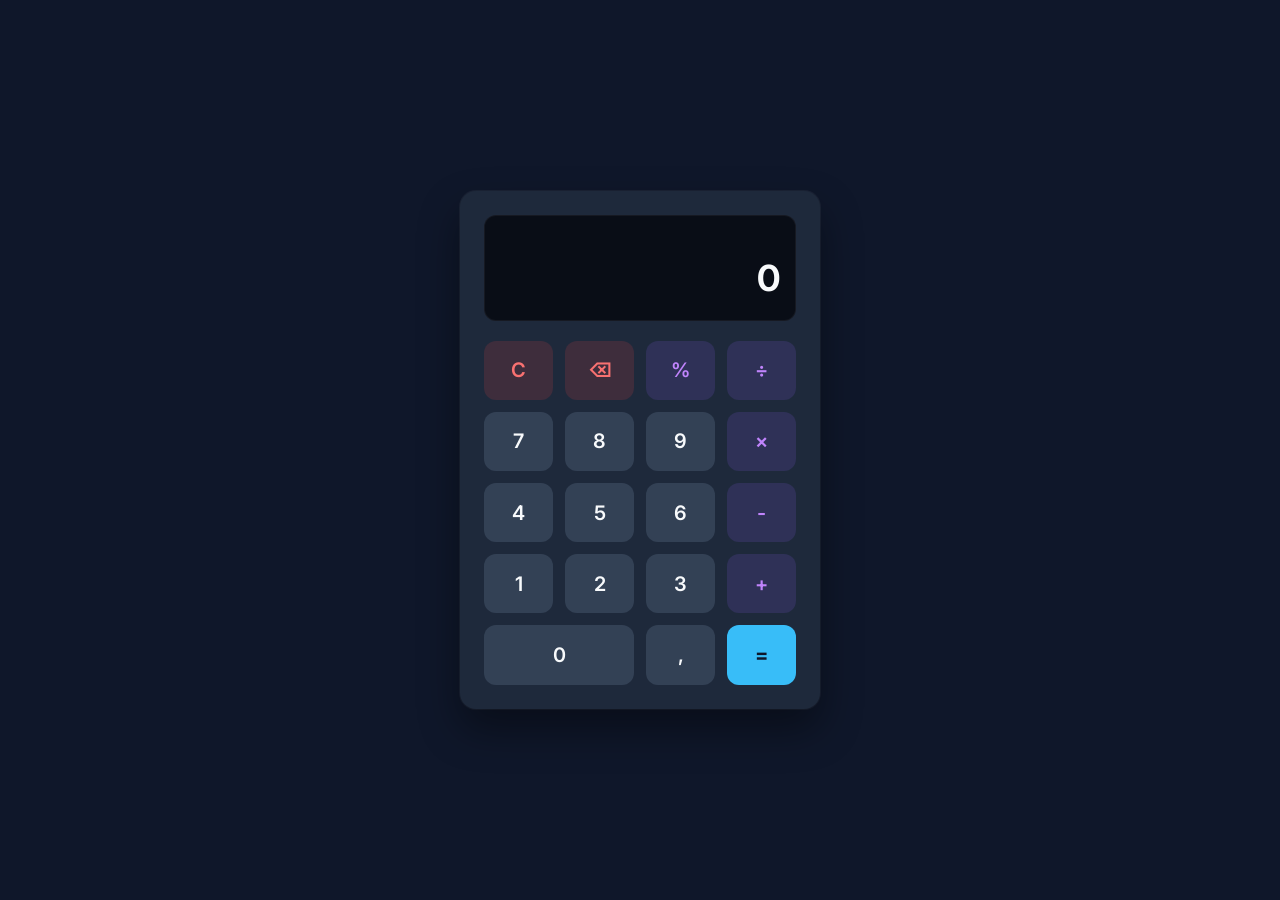
<file: index.html>
<!DOCTYPE html>
<html lang="pt-BR">
<head>
    <meta charset="UTF-8">
    <meta name="viewport" content="width=device-width, initial-scale=1.0">
    <title>Calculadora Web | Hillary Alcântara</title>
    <link rel="stylesheet" href="style.css">
    <!-- Fonte moderna do Google Fonts -->
    <link rel="preconnect" href="https://fonts.googleapis.com">
    <link rel="preconnect" href="https://fonts.gstatic.com" crossorigin>
    <link href="https://fonts.googleapis.com/css2?family=Inter:wght@400;500;600;700&display=swap" rel="stylesheet">
</head>
<body>

    <main class="calculator-container">
        <!-- Tela de Exibição (Display) -->
        <div class="display">
            <div class="previous-operand" id="previous-operand"></div>
            <div class="current-operand" id="current-operand">0</div>
        </div>

        <!-- Teclado Numérico e Operações (Grid) -->
        <div class="buttons-grid">
            <!-- Linha 1 -->
            <button class="btn btn-action" data-action="clear" aria-label="Limpar tudo">C</button>
            <button class="btn btn-action" data-action="delete" aria-label="Apagar último caractere">⌫</button>
            <button class="btn btn-operator" data-operator="%" aria-label="Porcentagem">%</button>
            <button class="btn btn-operator" data-operator="÷" aria-label="Divisão">÷</button>

            <!-- Linha 2 -->
            <button class="btn btn-number" data-number="7">7</button>
            <button class="btn btn-number" data-number="8">8</button>
            <button class="btn btn-number" data-number="9">9</button>
            <button class="btn btn-operator" data-operator="×" aria-label="Multiplicação">×</button>

            <!-- Linha 3 -->
            <button class="btn btn-number" data-number="4">4</button>
            <button class="btn btn-number" data-number="5">5</button>
            <button class="btn btn-number" data-number="6">6</button>
            <button class="btn btn-operator" data-operator="-" aria-label="Subtração">-</button>

            <!-- Linha 4 -->
            <button class="btn btn-number" data-number="1">1</button>
            <button class="btn btn-number" data-number="2">2</button>
            <button class="btn btn-number" data-number="3">3</button>
            <button class="btn btn-operator" data-operator="+" aria-label="Adição">+</button>

            <!-- Linha 5 -->
            <button class="btn btn-number span-two" data-number="0">0</button>
            <button class="btn btn-number" data-number="." aria-label="Ponto decimal">,</button>
            <button class="btn btn-equals" data-action="calculate" aria-label="Calcular resultado">=</button>
        </div>
    </main>

    <script src="script.js"></script>
</body>
</html>
</file>
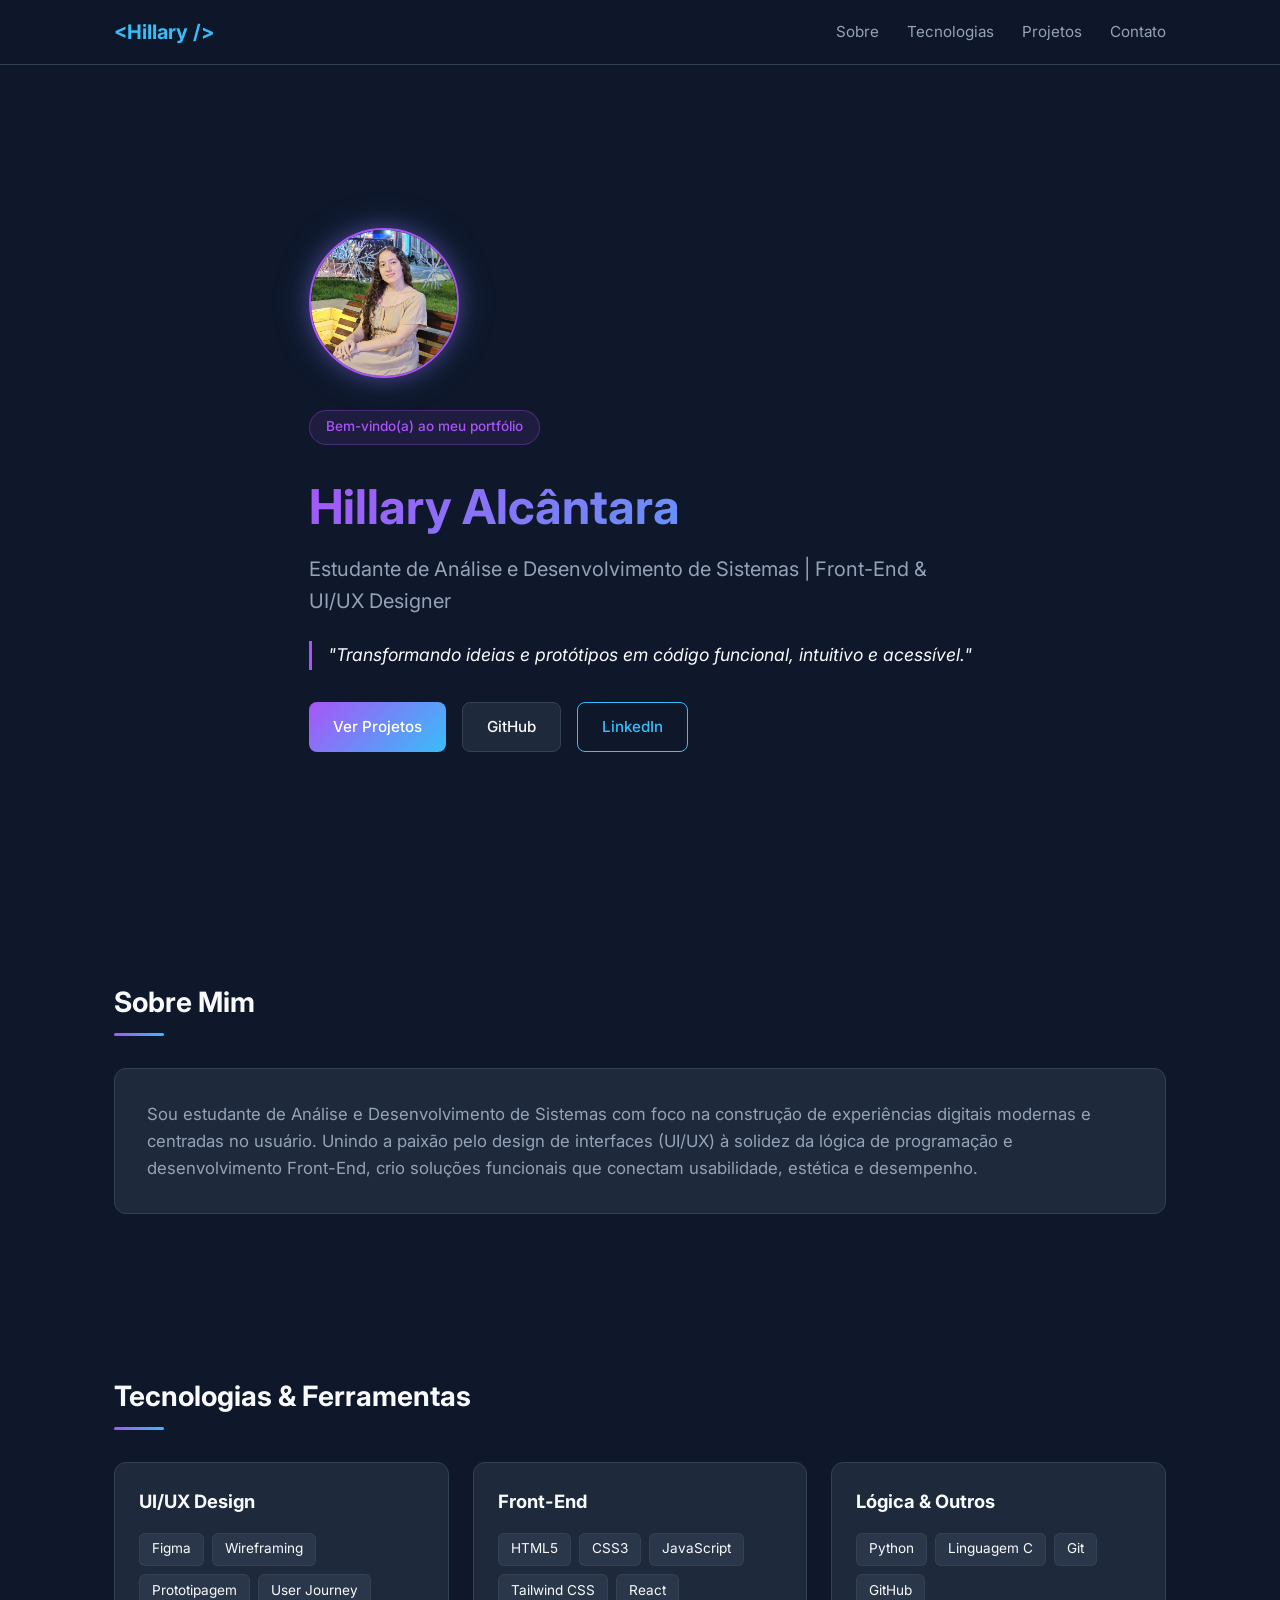
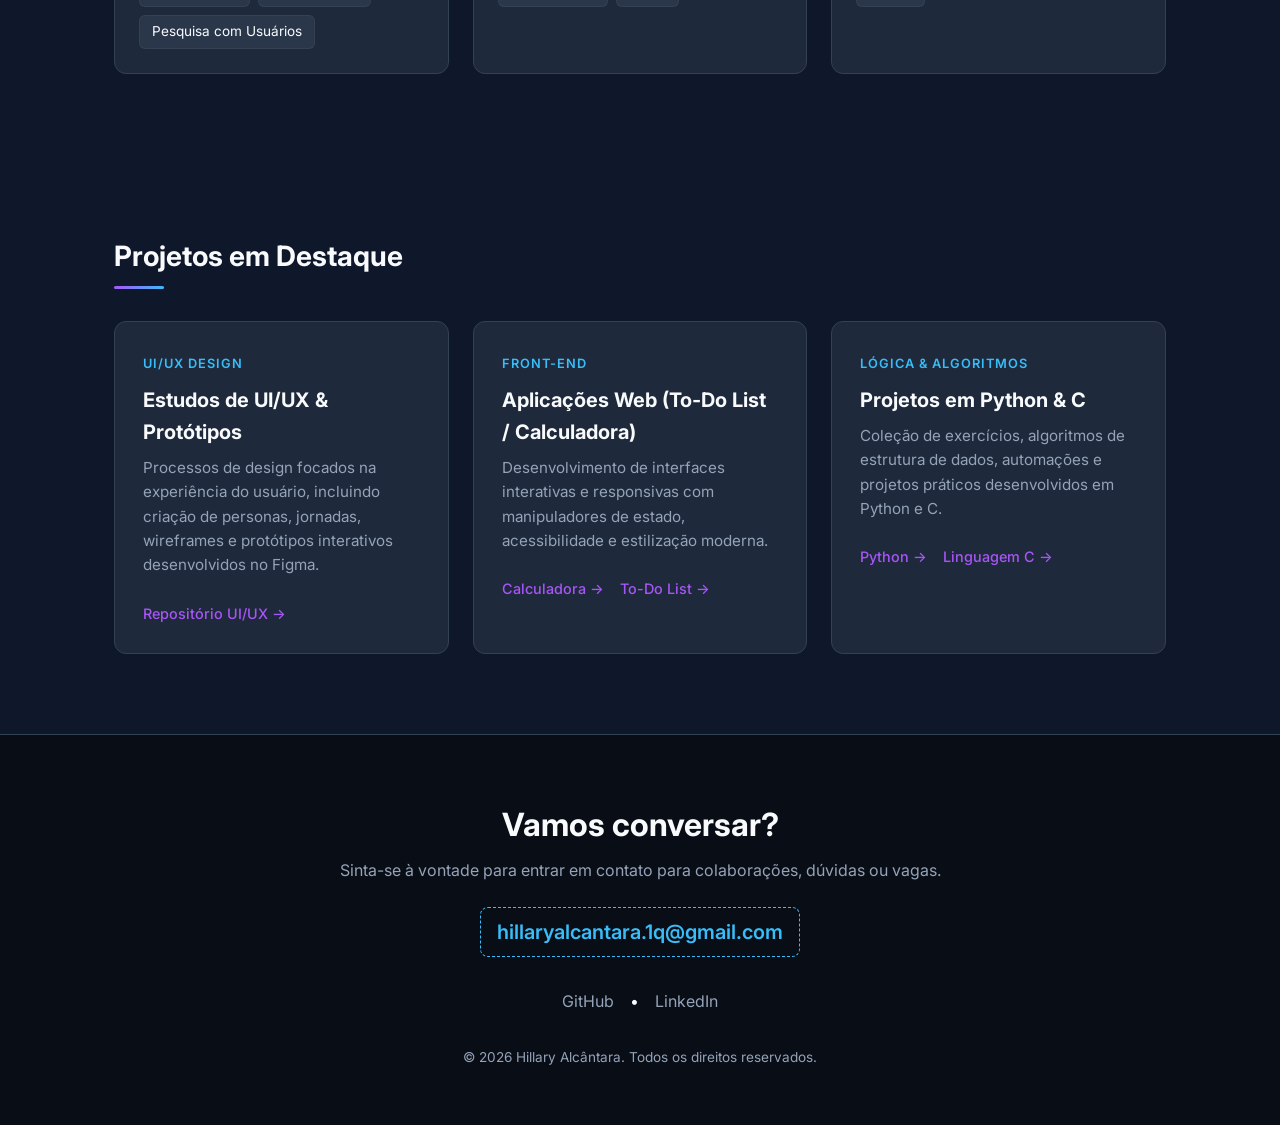
<file: portfólio pessoal/index.html>
<!DOCTYPE html>
<html lang="pt-BR">
<head>
    <meta charset="UTF-8">
    <meta name="viewport" content="width=device-width, initial-scale=1.0">
    <title>Hillary Alcântara | Front-End & UI/UX Designer</title>
    <link rel="stylesheet" href="style.css">
    <link rel="preconnect" href="https://fonts.googleapis.com">
    <link rel="preconnect" href="https://fonts.gstatic.com" crossorigin>
    <link href="https://fonts.googleapis.com/css2?family=Inter:wght@300;400;500;600;700&display=swap" rel="stylesheet">
</head>
<body>

    <header class="navbar">
        <div class="container nav-container">
            <a href="#" class="logo">&lt;Hillary /&gt;</a>
            <nav class="nav-links">
                <a href="#sobre">Sobre</a>
                <a href="#tecnologias">Tecnologias</a>
                <a href="#projetos">Projetos</a>
                <a href="#contato">Contato</a>
            </nav>
        </div>
    </header>

    <section class="hero">
        <div class="container hero-content">
            <div class="hero-profile">
                <img src="foto/hillfoto.png" alt="Foto de Hillary Alcântara" class="hero-avatar">
            </div>
            <span class="badge-tag">Bem-vindo(a) ao meu portfólio</span>
            <h1>Hillary Alcântara</h1>
            <h2>Estudante de Análise e Desenvolvimento de Sistemas | Front-End & UI/UX Designer</h2>
            <p class="bio">"Transformando ideias e protótipos em código funcional, intuitivo e acessível."</p>
            
            <div class="cta-buttons">
                <a href="#projetos" class="btn btn-primary">Ver Projetos</a>
                <a href="https://github.com/dev-hillary" target="_blank" rel="noopener noreferrer" class="btn btn-secondary">
                    GitHub
                </a>
                <a href="https://linkedin.com/in/hillary-alcântara" target="_blank" rel="noopener noreferrer" class="btn btn-outline">
                    LinkedIn
                </a>
            </div>
        </div>
    </section>

    <section id="sobre" class="section">
        <div class="container">
            <h2 class="section-title">Sobre Mim</h2>
            <div class="about-card">
                <p>
                    Sou estudante de Análise e Desenvolvimento de Sistemas com foco na construção de experiências digitais modernas e centradas no usuário. Unindo a paixão pelo design de interfaces (UI/UX) à solidez da lógica de programação e desenvolvimento Front-End, crio soluções funcionais que conectam usabilidade, estética e desempenho.
                </p>
            </div>
        </div>
    </section>

    <section id="tecnologias" class="section">
        <div class="container">
            <h2 class="section-title">Tecnologias & Ferramentas</h2>
            <div class="tech-grid">
                
                <div class="tech-card">
                    <h3> UI/UX Design</h3>
                    <div class="tags">
                        <span class="tag">Figma</span>
                        <span class="tag">Wireframing</span>
                        <span class="tag">Prototipagem</span>
                        <span class="tag">User Journey</span>
                        <span class="tag">Pesquisa com Usuários</span>
                    </div>
                </div>

                <div class="tech-card">
                    <h3> Front-End</h3>
                    <div class="tags">
                        <span class="tag">HTML5</span>
                        <span class="tag">CSS3</span>
                        <span class="tag">JavaScript</span>
                        <span class="tag">Tailwind CSS</span>
                        <span class="tag">React</span>
                    </div>
                </div>

                <div class="tech-card">
                    <h3> Lógica & Outros</h3>
                    <div class="tags">
                        <span class="tag">Python</span>
                        <span class="tag">Linguagem C</span>
                        <span class="tag">Git</span>
                        <span class="tag">GitHub</span>
                    </div>
                </div>

            </div>
        </div>
    </section>

    <section id="projetos" class="section">
        <div class="container">
            <h2 class="section-title">Projetos em Destaque</h2>
            <div class="projects-grid">

                <article class="project-card">
                    <div class="project-info">
                        <span class="project-category">UI/UX Design</span>
                        <h3>Estudos de UI/UX & Protótipos</h3>
                        <p>Processos de design focados na experiência do usuário, incluindo criação de personas, jornadas, wireframes e protótipos interativos desenvolvidos no Figma.</p>
                        <div class="project-links">
                            <a href="https://github.com/dev-hillary/projetos-ui-ux-design" target="_blank" rel="noopener noreferrer" class="btn-link">Repositório UI/UX &rarr;</a>
                        </div>
                    </div>
                </article>

                <article class="project-card">
                    <div class="project-info">
                        <span class="project-category">Front-End</span>
                        <h3>Aplicações Web (To-Do List / Calculadora)</h3>
                        <p>Desenvolvimento de interfaces interativas e responsivas com manipuladores de estado, acessibilidade e estilização moderna.</p>
                        <div class="project-links">
                            <a href="https://dev-hillary.github.io/projetos-frontend/calculadora/" target="_blank" rel="noopener noreferrer" class="btn-link">Calculadora &rarr;</a>
                            <a href="https://dev-hillary.github.io/projetos-frontend/to-do%20list/" target="_blank" rel="noopener noreferrer" class="btn-link">To-Do List &rarr;</a>
                        </div>
                    </div>
                </article>

                <article class="project-card">
                    <div class="project-info">
                        <span class="project-category">Lógica & Algoritmos</span>
                        <h3>Projetos em Python & C</h3>
                        <p>Coleção de exercícios, algoritmos de estrutura de dados, automações e projetos práticos desenvolvidos em Python e C.</p>
                        <div class="project-links">
                            <a href="https://github.com/dev-hillary/projetos-python" target="_blank" rel="noopener noreferrer" class="btn-link">Python &rarr;</a>
                            <a href="https://github.com/dev-hillary/projetos-c" target="_blank" rel="noopener noreferrer" class="btn-link">Linguagem C &rarr;</a>
                        </div>
                    </div>
                </article>

            </div>
        </div>
    </section>

    <footer id="contato" class="footer">
        <div class="container footer-content">
            <h2>Vamos conversar?</h2>
            <p>Sinta-se à vontade para entrar em contato para colaborações, dúvidas ou vagas.</p>
            
            <a href="mailto:hillaryalcantara.1q@gmail.com" class="email-link">
                hillaryalcantara.1q@gmail.com
            </a>

            <div class="social-links">
                <a href="https://github.com/dev-hillary" target="_blank" rel="noopener noreferrer">GitHub</a>
                <span>•</span>
                <a href="https://linkedin.com/in/hillary-alcântara" target="_blank" rel="noopener noreferrer">LinkedIn</a>
            </div>

            <p class="copyright">
                &copy; <span id="year"></span> Hillary Alcântara. Todos os direitos reservados.
            </p>
        </div>
    </footer>

    <script src="script.js"></script>
</body>
</html>
</file>
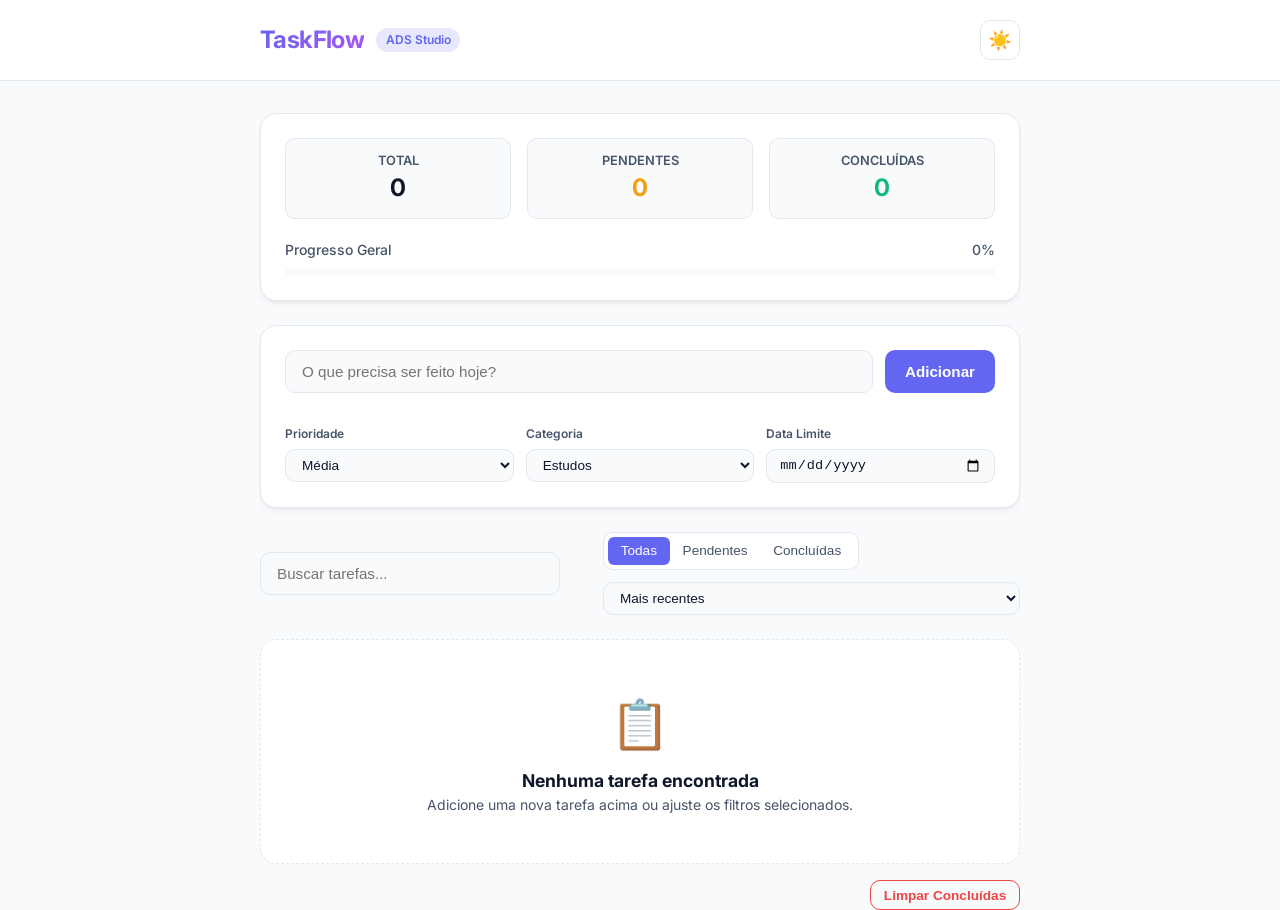
<file: to-do list/index.html>
<!DOCTYPE html>
<html lang="pt-BR" data-theme="dark">
<head>
  <meta charset="UTF-8">
  <meta name="viewport" content="width=device-width, initial-scale=1.0">
  <meta name="description" content="Gerenciador de tarefas moderno, acessível e funcional construído com HTML5, CSS3 e JavaScript.">
  <title>TaskFlow | Gerenciador de Tarefas</title>
  
  <link rel="preconnect" href="https://fonts.googleapis.com">
  <link rel="preconnect" href="https://fonts.gstatic.com" crossorigin>
  <link href="https://fonts.googleapis.com/css2?family=Inter:wght@400;500;600;700&display=swap" rel="stylesheet">
  
  <link rel="stylesheet" href="style.css">
</head>
<body>

  <!-- Cabeçalho Principal -->
  <header class="header">
    <div class="header__container container">
      <div class="header__brand">
        <h1 class="header__title">TaskFlow</h1>
        <span class="header__badge">ADS Studio</span>
      </div>
      
      <button id="themeToggleBtn" class="theme-toggle" aria-label="Alternar tema entre claro e escuro">
        <span class="theme-toggle__icon" id="themeIcon" aria-hidden="true">🌙</span>
      </button>
    </div>
  </header>

  <!-- Conteúdo Principal -->
  <main class="main container">
    
    <!-- Painel de Estatísticas / Dashboard -->
    <section class="dashboard" aria-label="Estatísticas de Produtividade">
      <div class="dashboard__grid">
        <article class="stat-card">
          <span class="stat-card__title">Total</span>
          <strong id="statTotal" class="stat-card__value">0</strong>
        </article>

        <article class="stat-card">
          <span class="stat-card__title">Pendentes</span>
          <strong id="statPending" class="stat-card__value stat-card__value--warning">0</strong>
        </article>

        <article class="stat-card">
          <span class="stat-card__title">Concluídas</span>
          <strong id="statCompleted" class="stat-card__value stat-card__value--success">0</strong>
        </article>
      </div>

      <!-- Barra de Progresso -->
      <div class="progress">
        <div class="progress__info">
          <span class="progress__label">Progresso Geral</span>
          <span id="progressPercentage" class="progress__percentage">0%</span>
        </div>
        <div class="progress__bar-bg" role="progressbar" aria-valuenow="0" aria-valuemin="0" aria-valuemax="100" id="progressBarContainer">
          <div id="progressBarFill" class="progress__bar-fill"></div>
        </div>
      </div>
    </section>

    <!-- Formulário de Criação de Tarefas -->
    <section class="card" aria-labelledby="formTitle">
      <h2 id="formTitle" class="sr-only">Nova Tarefa</h2>
      <form id="taskForm" class="task-form" novalidate>
        <div class="task-form__main">
          <input 
            type="text" 
            id="taskTitle" 
            class="form-control" 
            placeholder="O que precisa ser feito hoje?" 
            required 
            aria-required="true"
            aria-describedby="taskInputError"
          >
          <button type="submit" class="btn btn--primary">Adicionar</button>
        </div>
        <span id="taskInputError" class="form-error" aria-live="polite"></span>

        <div class="task-form__options">
          <div class="form-group">
            <label for="taskPriority" class="form-label">Prioridade</label>
            <select id="taskPriority" class="form-control form-control--sm">
              <option value="baixa">Baixa</option>
              <option value="media" selected>Média</option>
              <option value="alta">Alta</option>
            </select>
          </div>

          <div class="form-group">
            <label for="taskCategory" class="form-label">Categoria</label>
            <select id="taskCategory" class="form-control form-control--sm">
              <option value="Estudos">Estudos</option>
              <option value="Trabalho">Trabalho</option>
              <option value="Pessoal">Pessoal</option>
            </select>
          </div>

          <div class="form-group">
            <label for="taskDueDate" class="form-label">Data Limite</label>
            <input type="date" id="taskDueDate" class="form-control form-control--sm">
          </div>
        </div>
      </form>
    </section>

    <!-- Controles de Busca, Filtro e Ordenação -->
    <section class="controls-bar" aria-label="Filtros e busca de tarefas">
      <div class="search-box">
        <input 
          type="search" 
          id="searchInput" 
          class="form-control" 
          placeholder="Buscar tarefas..." 
          aria-label="Buscar tarefas por texto"
        >
      </div>

      <div class="filters">
        <div class="filter-group" role="group" aria-label="Filtrar por status">
          <button type="button" class="btn-filter btn-filter--active" data-filter="all">Todas</button>
          <button type="button" class="btn-filter" data-filter="pending">Pendentes</button>
          <button type="button" class="btn-filter" data-filter="completed">Concluídas</button>
        </div>

        <select id="sortSelect" class="form-control form-control--sm" aria-label="Ordenar tarefas">
          <option value="created-desc">Mais recentes</option>
          <option value="created-asc">Mais antigas</option>
          <option value="priority-desc">Maior prioridade</option>
          <option value="priority-asc">Menor prioridade</option>
        </select>
      </div>
    </section>

    <!-- Lista de Tarefas -->
    <section class="tasks-section" aria-label="Lista de tarefas">
      <ul id="taskList" class="task-list" aria-live="polite"></ul>

      <!-- Estado Vazio (Empty State) -->
      <div id="emptyState" class="empty-state hidden">
        <div class="empty-state__icon" aria-hidden="true">📋</div>
        <h3 class="empty-state__title">Nenhuma tarefa encontrada</h3>
        <p class="empty-state__description">Adicione uma nova tarefa acima ou ajuste os filtros selecionados.</p>
      </div>

      <!-- Ações em Lote -->
      <div class="tasks-actions">
        <button type="button" id="clearCompletedBtn" class="btn btn--outline-danger">
          Limpar Concluídas
        </button>
      </div>
    </section>

  </main>

  <!-- Modal de Edição -->
  <div id="editModal" class="modal hidden" role="dialog" aria-modal="true" aria-labelledby="editModalTitle">
    <div class="modal__overlay" id="modalOverlay"></div>
    <div class="modal__content card">
      <header class="modal__header">
        <h2 id="editModalTitle" class="modal__title">Editar Tarefa</h2>
        <button type="button" class="modal__close" id="closeModalBtn" aria-label="Fechar modal">&times;</button>
      </header>
      
      <form id="editTaskForm" class="task-form">
        <input type="hidden" id="editTaskId">
        
        <div class="form-group">
          <label for="editTaskTitle" class="form-label">Descrição</label>
          <input type="text" id="editTaskTitle" class="form-control" required>
        </div>

        <div class="task-form__options">
          <div class="form-group">
            <label for="editTaskPriority" class="form-label">Prioridade</label>
            <select id="editTaskPriority" class="form-control">
              <option value="baixa">Baixa</option>
              <option value="media">Média</option>
              <option value="alta">Alta</option>
            </select>
          </div>

          <div class="form-group">
            <label for="editTaskCategory" class="form-label">Categoria</label>
            <select id="editTaskCategory" class="form-control">
              <option value="Estudos">Estudos</option>
              <option value="Trabalho">Trabalho</option>
              <option value="Pessoal">Pessoal</option>
            </select>
          </div>

          <div class="form-group">
            <label for="editTaskDueDate" class="form-label">Data Limite</label>
            <input type="date" id="editTaskDueDate" class="form-control">
          </div>
        </div>

        <div class="modal__actions">
          <button type="button" class="btn btn--secondary" id="cancelEditBtn">Cancelar</button>
          <button type="submit" class="btn btn--primary">Salvar Alterações</button>
        </div>
      </form>
    </div>
  </div>

  <!-- Container de Notificações Toast -->
  <div id="toastContainer" class="toast-container" aria-live="polite" aria-atomic="true"></div>

  <script src="script.js"></script>
</body>
</html>
</file>
<file: style.css>
/* --- RESET & VARIÁVEIS DE DESIGN --- */
:root {
    --bg-main: #0f172a;           /* Escuro elegante (Slate 900) */
    --calc-bg: #1e293b;          /* Fundo do corpo da calculadora */
    --display-bg: #090d16;       /* Fundo da tela de resultados */
    --text-primary: #f8fafc;     /* Texto principal branco */
    --text-secondary: #94a3b8;   /* Texto secundário acinzentado */
    
    --btn-number-bg: #334155;    /* Botões numéricos */
    --btn-number-hover: #475569;
    
    --btn-action-bg: #ef4444;    /* Botões de ação (Clear / Delete) */
    --btn-action-hover: #dc2626;
    
    --btn-operator-bg: #8b5cf6;  /* Botões de operadores (Roxo/Lilás) */
    --btn-operator-hover: #7c3aed;
    
    --btn-equals-bg: #38bdf8;    /* Botão de Igual (Azul neon) */
    --btn-equals-hover: #0284c7;
    
    --font-family: 'Inter', sans-serif;
    --border-radius: 16px;
    --btn-radius: 12px;
}

* {
    margin: 0;
    padding: 0;
    box-sizing: border-box;
}

body {
    background-color: var(--bg-main);
    font-family: var(--font-family);
    min-height: 100vh;
    display: flex;
    justify-content: center;
    align-items: center;
    padding: 1rem;
}

/* --- ESTRUTURA DA CALCULADORA --- */
.calculator-container {
    background-color: var(--calc-bg);
    width: 100%;
    max-width: 360px;
    padding: 1.5rem;
    border-radius: var(--border-radius);
    box-shadow: 0 20px 40px rgba(0, 0, 0, 0.4),
                0 0 0 1px rgba(255, 255, 255, 0.05);
}

/* --- TELA / DISPLAY --- */
.display {
    background-color: var(--display-bg);
    border-radius: var(--btn-radius);
    padding: 1.25rem 1rem;
    margin-bottom: 1.25rem;
    text-align: right;
    word-wrap: break-word;
    word-break: break-all;
    min-height: 100px;
    display: flex;
    flex-direction: column;
    justify-content: space-between;
    border: 1px solid rgba(255, 255, 255, 0.05);
}

.previous-operand {
    color: var(--text-secondary);
    font-size: 0.95rem;
    min-height: 1.2rem;
}

.current-operand {
    color: var(--text-primary);
    font-size: 2.25rem;
    font-weight: 700;
    letter-spacing: -0.5px;
}

/* --- TECLADO GRID --- */
.buttons-grid {
    display: grid;
    grid-template-columns: repeat(4, 1fr);
    gap: 0.75rem;
}

/* --- ESTILIZAÇÃO DOS BOTÕES --- */
.btn {
    border: none;
    outline: none;
    padding: 1.1rem;
    font-size: 1.25rem;
    font-weight: 600;
    font-family: var(--font-family);
    border-radius: var(--btn-radius);
    cursor: pointer;
    transition: all 0.15s ease-in-out;
    user-select: none;
    color: var(--text-primary);
}

.btn:active {
    transform: scale(0.95);
}

/* Foco para Acessibilidade por Teclado */
.btn:focus-visible {
    outline: 2px solid var(--btn-equals-bg);
    outline-offset: 2px;
}

/* Estilos Específicos */
.btn-number {
    background-color: var(--btn-number-bg);
}
.btn-number:hover {
    background-color: var(--btn-number-hover);
}

.btn-action {
    background-color: rgba(239, 68, 68, 0.15);
    color: #f87171;
}
.btn-action:hover {
    background-color: var(--btn-action-bg);
    color: #fff;
}

.btn-operator {
    background-color: rgba(139, 92, 246, 0.15);
    color: #c084fc;
}
.btn-operator:hover {
    background-color: var(--btn-operator-bg);
    color: #fff;
}

.btn-equals {
    background-color: var(--btn-equals-bg);
    color: #0f172a;
    font-weight: 700;
}
.btn-equals:hover {
    background-color: var(--btn-equals-hover);
    color: #fff;
}

/* Botão 0 ocupando duas colunas */
.span-two {
    grid-column: span 2;
}

/* --- RESPONSIVIDADE PARA TELAS PEQUENAS --- */
@media (max-width: 380px) {
    .calculator-container {
        padding: 1rem;
    }
    
    .btn {
        padding: 0.9rem;
        font-size: 1.1rem;
    }
    
    .current-operand {
        font-size: 1.75rem;
    }
}
</file>
<file: portfólio pessoal/style.css>
/* --- RESET & VARIÁVEIS --- */
:root {
    --bg-color: #0f172a;
    --card-bg: #1e293b;
    --card-hover: #334155;
    --text-primary: #f8fafc;
    --text-secondary: #94a3b8;
    --accent-purple: #a855f7;
    --accent-blue: #38bdf8;
    --accent-gradient: linear-gradient(135deg, #a855f7 0%, #38bdf8 100%);
    --font-main: 'Inter', sans-serif;
    --border-color: #334155;
}

* {
    margin: 0;
    padding: 0;
    box-sizing: border-box;
    scroll-behavior: smooth;
}

body {
    background-color: var(--bg-color);
    color: var(--text-primary);
    font-family: var(--font-main);
    line-height: 1.6;
}

.container {
    max-width: 1100px;
    margin: 0 auto;
    padding: 0 1.5rem;
}

/* --- NAVEGAÇÃO --- */
.navbar {
    position: fixed;
    top: 0;
    width: 100%;
    background-color: rgba(15, 23, 42, 0.85);
    backdrop-filter: blur(10px);
    border-bottom: 1px solid var(--border-color);
    z-index: 1000;
    padding: 1rem 0;
}

.nav-container {
    display: flex;
    justify-content: space-between;
    align-items: center;
}

.logo {
    font-size: 1.25rem;
    font-weight: 700;
    color: var(--accent-blue);
    text-decoration: none;
}

.nav-links a {
    color: var(--text-secondary);
    text-decoration: none;
    margin-left: 1.5rem;
    font-size: 0.95rem;
    transition: color 0.3s ease;
}

.nav-links a:hover {
    color: var(--text-primary);
}

/* --- HERO SECTION --- */
.hero {
    min-height: 100vh;
    display: flex;
    align-items: center;
    padding-top: 5rem;
}

/* --- FOTO DE PERFIL PROFISSIONAL COM GLOW --- */
.hero-profile {
    margin-bottom: 1.5rem;
}

.hero-avatar {
    width: 150px;
    height: 150px;
    object-fit: cover;
    border-radius: 50%;
    border: 2px solid var(--accent-purple);
    box-shadow: 0 0 20px rgba(168, 85, 247, 0.4), 
                0 0 40px rgba(56, 189, 248, 0.2);
    transition: transform 0.3s ease, box-shadow 0.3s ease;
}

.hero-avatar:hover {
    transform: scale(1.03);
    box-shadow: 0 0 30px rgba(168, 85, 247, 0.7), 
                0 0 60px rgba(56, 189, 248, 0.4);
}

.badge-tag {
    display: inline-block;
    padding: 0.35rem 1rem;
    background: rgba(168, 85, 247, 0.1);
    border: 1px solid rgba(168, 85, 247, 0.3);
    color: var(--accent-purple);
    border-radius: 50px;
    font-size: 0.85rem;
    font-weight: 500;
    margin-bottom: 1.5rem;
}

.hero h1 {
    font-size: 3rem;
    font-weight: 700;
    margin-bottom: 0.5rem;
    background: var(--accent-gradient);
    -webkit-background-clip: text;
    background-clip: text;
    -webkit-text-fill-color: transparent;
}

.hero h2 {
    font-size: 1.25rem;
    color: var(--text-secondary);
    font-weight: 400;
    margin-bottom: 1.5rem;
    max-width: 650px;
}

.bio {
    font-size: 1.1rem;
    color: var(--text-primary);
    font-style: italic;
    margin-bottom: 2rem;
    border-left: 3px solid var(--accent-purple);
    padding-left: 1rem;
}

.cta-buttons {
    display: flex;
    gap: 1rem;
    flex-wrap: wrap;
}

/* --- BOTÕES --- */
.btn {
    padding: 0.75rem 1.5rem;
    border-radius: 8px;
    text-decoration: none;
    font-size: 0.95rem;
    font-weight: 500;
    transition: all 0.3s ease;
    display: inline-flex;
    align-items: center;
}

.btn-primary {
    background: var(--accent-gradient);
    color: #fff;
}

.btn-primary:hover {
    opacity: 0.9;
    transform: translateY(-2px);
}

.btn-secondary {
    background-color: var(--card-bg);
    color: var(--text-primary);
    border: 1px solid var(--border-color);
}

.btn-secondary:hover {
    background-color: var(--card-hover);
    transform: translateY(-2px);
}

.btn-outline {
    border: 1px solid var(--accent-blue);
    color: var(--accent-blue);
}

.btn-outline:hover {
    background: rgba(56, 189, 248, 0.1);
    transform: translateY(-2px);
}

/* --- SEÇÕES EM GERAL --- */
.section {
    padding: 5rem 0;
}

.section-title {
    font-size: 1.75rem;
    font-weight: 700;
    margin-bottom: 2rem;
    position: relative;
}

.section-title::after {
    content: '';
    display: block;
    width: 50px;
    height: 3px;
    background: var(--accent-gradient);
    margin-top: 0.5rem;
    border-radius: 2px;
}

/* --- SOBRE MIM --- */
.about-card {
    background-color: var(--card-bg);
    border: 1px solid var(--border-color);
    padding: 2rem;
    border-radius: 12px;
    font-size: 1.05rem;
    color: var(--text-secondary);
}

/* --- TECNOLOGIAS --- */
.tech-grid {
    display: grid;
    grid-template-columns: repeat(auto-fit, minmax(280px, 1fr));
    gap: 1.5rem;
}

.tech-card {
    background-color: var(--card-bg);
    border: 1px solid var(--border-color);
    padding: 1.5rem;
    border-radius: 12px;
}

.tech-card h3 {
    font-size: 1.15rem;
    margin-bottom: 1rem;
}

.tags {
    display: flex;
    flex-wrap: wrap;
    gap: 0.5rem;
}

.tag {
    background-color: rgba(51, 65, 85, 0.6);
    color: var(--text-primary);
    padding: 0.3rem 0.75rem;
    border-radius: 6px;
    font-size: 0.85rem;
    border: 1px solid rgba(255, 255, 255, 0.05);
}

/* --- PROJETOS --- */
.projects-grid {
    display: grid;
    grid-template-columns: repeat(auto-fit, minmax(300px, 1fr));
    gap: 1.5rem;
}

.project-card {
    background-color: var(--card-bg);
    border: 1px solid var(--border-color);
    border-radius: 12px;
    padding: 1.75rem;
    transition: transform 0.3s ease, border-color 0.3s ease;
    display: flex;
    flex-direction: column;
    justify-content: space-between;
}

.project-card:hover {
    transform: translateY(-5px);
    border-color: var(--accent-purple);
}

.project-category {
    font-size: 0.8rem;
    color: var(--accent-blue);
    text-transform: uppercase;
    letter-spacing: 1px;
    font-weight: 600;
}

.project-info h3 {
    font-size: 1.25rem;
    margin: 0.5rem 0;
}

.project-info p {
    color: var(--text-secondary);
    font-size: 0.95rem;
    margin-bottom: 1.5rem;
}

.project-links {
    display: flex;
    gap: 1rem;
}

.btn-link {
    color: var(--accent-purple);
    text-decoration: none;
    font-weight: 500;
    font-size: 0.9rem;
    transition: color 0.3s ease;
}

.btn-link:hover {
    color: var(--accent-blue);
}

/* --- RODAPÉ --- */
.footer {
    background-color: #090d16;
    border-top: 1px solid var(--border-color);
    padding: 4rem 0 2rem 0;
    text-align: center;
}

.footer-content h2 {
    font-size: 2rem;
    margin-bottom: 0.5rem;
}

.footer-content p {
    color: var(--text-secondary);
    margin-bottom: 1.5rem;
}

.email-link {
    display: inline-block;
    font-size: 1.25rem;
    color: var(--accent-blue);
    text-decoration: none;
    font-weight: 600;
    margin-bottom: 2rem;
    padding: 0.5rem 1rem;
    border: 1px dashed var(--accent-blue);
    border-radius: 8px;
    transition: all 0.3s ease;
}

.email-link:hover {
    background: rgba(56, 189, 248, 0.1);
}

.social-links {
    display: flex;
    justify-content: center;
    gap: 1rem;
    margin-bottom: 2rem;
}

.social-links a {
    color: var(--text-secondary);
    text-decoration: none;
    transition: color 0.3s ease;
}

.social-links a:hover {
    color: var(--text-primary);
}

.copyright {
    font-size: 0.85rem;
    color: var(--text-secondary);
}

/* --- RESPONSIVIDADE --- */
@media (max-width: 768px) {
    .hero h1 {
        font-size: 2.25rem;
    }

    .hero h2 {
        font-size: 1.1rem;
    }

    .nav-links {
        display: none;
    }
}
</file>
<file: to-do list/style.css>
/* ==========================================================================
   1. VARIÁVEIS DE TEMA (CUSTOM PROPERTIES) & SETUP
   ========================================================================== */
:root {
  /* Cores Base - Dark Mode (Default) */
  --bg-primary: #0f172a;
  --bg-secondary: #1e293b;
  --bg-card: #1e293b;
  --border-color: #334155;
  
  --text-primary: #f8fafc;
  --text-secondary: #94a3b8;
  --text-muted: #64748b;

  --accent-primary: #6366f1;
  --accent-hover: #4f46e5;
  --accent-light: rgba(99, 102, 241, 0.15);

  --color-success: #10b981;
  --color-warning: #f59e0b;
  --color-danger: #ef4444;

  --badge-low: #06b6d4;
  --badge-medium: #f59e0b;
  --badge-high: #ef4444;

  /* Formas e Efeitos */
  --radius-sm: 6px;
  --radius-md: 10px;
  --radius-lg: 16px;
  --shadow: 0 4px 6px -1px rgba(0, 0, 0, 0.3), 0 2px 4px -2px rgba(0, 0, 0, 0.2);
  --transition: all 0.25s cubic-bezier(0.4, 0, 0.2, 1);
}

[data-theme="light"] {
  /* Cores Base - Light Mode */
  --bg-primary: #f8fafc;
  --bg-secondary: #ffffff;
  --bg-card: #ffffff;
  --border-color: #e2e8f0;

  --text-primary: #0f172a;
  --text-secondary: #475569;
  --text-muted: #94a3b8;

  --shadow: 0 4px 6px -1px rgba(0, 0, 0, 0.05), 0 2px 4px -2px rgba(0, 0, 0, 0.05);
}

/* Reset Básico */
*, *::before, *::after {
  box-sizing: border-box;
  margin: 0;
  padding: 0;
}

body {
  font-family: 'Inter', system-ui, -apple-system, sans-serif;
  background-color: var(--bg-primary);
  color: var(--text-primary);
  line-height: 1.5;
  min-height: 100vh;
  transition: background-color 0.3s ease, color 0.3s ease;
}

.container {
  width: 100%;
  max-width: 800px;
  margin: 0 auto;
  padding: 0 1.25rem;
}

.sr-only {
  position: absolute;
  width: 1px;
  height: 1px;
  padding: 0;
  margin: -1px;
  overflow: hidden;
  clip: rect(0, 0, 0, 0);
  border: 0;
}

.hidden {
  display: none !important;
}

/* ==========================================================================
   2. COMPONENTES DE LAYOUT & CABEÇALHO
   ========================================================================== */
.header {
  background-color: var(--bg-secondary);
  border-bottom: 1px solid var(--border-color);
  padding: 1.25rem 0;
  margin-bottom: 2rem;
}

.header__container {
  display: flex;
  justify-content: space-between;
  align-items: center;
}

.header__brand {
  display: flex;
  align-items: center;
  gap: 0.75rem;
}

.header__title {
  font-size: 1.5rem;
  font-weight: 700;
  letter-spacing: -0.025em;
  background: linear-gradient(135deg, var(--accent-primary), #a855f7);
  background-clip: text; /* Adicione esta linha */
  -webkit-background-clip: text;
  -webkit-text-fill-color: transparent;
}

.header__badge {
  font-size: 0.75rem;
  font-weight: 600;
  padding: 0.2rem 0.6rem;
  border-radius: 999px;
  background-color: var(--accent-light);
  color: var(--accent-primary);
}

.theme-toggle {
  background: transparent;
  border: 1px solid var(--border-color);
  color: var(--text-primary);
  width: 40px;
  height: 40px;
  border-radius: var(--radius-md);
  cursor: pointer;
  display: flex;
  align-items: center;
  justify-content: center;
  font-size: 1.2rem;
  transition: var(--transition);
}

.theme-toggle:hover {
  background-color: var(--border-color);
}

/* ==========================================================================
   3. DASHBOARD & CARDS
   ========================================================================== */
.dashboard {
  background-color: var(--bg-card);
  border: 1px solid var(--border-color);
  border-radius: var(--radius-lg);
  padding: 1.5rem;
  margin-bottom: 1.5rem;
  box-shadow: var(--shadow);
}

.dashboard__grid {
  display: grid;
  grid-template-columns: repeat(3, 1fr);
  gap: 1rem;
  margin-bottom: 1.25rem;
}

.stat-card {
  display: flex;
  flex-direction: column;
  align-items: center;
  padding: 0.75rem;
  background-color: var(--bg-primary);
  border-radius: var(--radius-md);
  border: 1px solid var(--border-color);
}

.stat-card__title {
  font-size: 0.8rem;
  color: var(--text-secondary);
  text-transform: uppercase;
  font-weight: 600;
}

.stat-card__value {
  font-size: 1.5rem;
  font-weight: 700;
}

.stat-card__value--warning { color: var(--color-warning); }
.stat-card__value--success { color: var(--color-success); }

/* Barra de Progresso */
.progress__info {
  display: flex;
  justify-content: space-between;
  font-size: 0.875rem;
  color: var(--text-secondary);
  margin-bottom: 0.5rem;
  font-weight: 500;
}

.progress__bar-bg {
  width: 100%;
  height: 8px;
  background-color: var(--bg-primary);
  border-radius: 999px;
  overflow: hidden;
}

.progress__bar-fill {
  width: 0%;
  height: 100%;
  background: linear-gradient(90deg, var(--accent-primary), var(--color-success));
  border-radius: 999px;
  transition: width 0.4s ease;
}

/* ==========================================================================
   4. FORMULÁRIOS & CONTROLES
   ========================================================================== */
.card {
  background-color: var(--bg-card);
  border: 1px solid var(--border-color);
  border-radius: var(--radius-lg);
  padding: 1.5rem;
  margin-bottom: 1.5rem;
  box-shadow: var(--shadow);
}

.task-form {
  display: flex;
  flex-direction: column;
  gap: 1rem;
}

.task-form__main {
  display: flex;
  gap: 0.75rem;
}

.task-form__options {
  display: grid;
  grid-template-columns: repeat(auto-fit, minmax(140px, 1fr));
  gap: 0.75rem;
}

.form-group {
  display: flex;
  flex-direction: column;
  gap: 0.35rem;
}

.form-label {
  font-size: 0.75rem;
  color: var(--text-secondary);
  font-weight: 600;
}

.form-control {
  width: 100%;
  padding: 0.75rem 1rem;
  background-color: var(--bg-primary);
  border: 1px solid var(--border-color);
  border-radius: var(--radius-md);
  color: var(--text-primary);
  font-size: 0.95rem;
  outline: none;
  transition: var(--transition);
}

.form-control--sm {
  padding: 0.45rem 0.75rem;
  font-size: 0.85rem;
}

.form-control:focus {
  border-color: var(--accent-primary);
  box-shadow: 0 0 0 3px var(--accent-light);
}

.form-error {
  font-size: 0.8rem;
  color: var(--color-danger);
}

/* Botões */
.btn {
  padding: 0.75rem 1.25rem;
  border-radius: var(--radius-md);
  font-weight: 600;
  font-size: 0.95rem;
  cursor: pointer;
  border: none;
  transition: var(--transition);
  display: inline-flex;
  align-items: center;
  justify-content: center;
  gap: 0.5rem;
}

.btn--primary {
  background-color: var(--accent-primary);
  color: #ffffff;
}

.btn--primary:hover {
  background-color: var(--accent-hover);
}

.btn--secondary {
  background-color: var(--border-color);
  color: var(--text-primary);
}

.btn--secondary:hover {
  opacity: 0.9;
}

.btn--outline-danger {
  background: transparent;
  border: 1px solid var(--color-danger);
  color: var(--color-danger);
  font-size: 0.85rem;
  padding: 0.4rem 0.8rem;
}

.btn--outline-danger:hover {
  background-color: var(--color-danger);
  color: #ffffff;
}

/* Controles de Filtros e Busca */
.controls-bar {
  display: flex;
  flex-direction: column;
  gap: 1rem;
  margin-bottom: 1.5rem;
}

.filters {
  display: flex;
  flex-wrap: wrap;
  justify-content: space-between;
  gap: 0.75rem;
}

.filter-group {
  display: flex;
  background-color: var(--bg-card);
  padding: 0.25rem;
  border: 1px solid var(--border-color);
  border-radius: var(--radius-md);
}

.btn-filter {
  background: transparent;
  border: none;
  color: var(--text-secondary);
  padding: 0.4rem 0.8rem;
  font-size: 0.85rem;
  font-weight: 500;
  border-radius: var(--radius-sm);
  cursor: pointer;
  transition: var(--transition);
}

.btn-filter--active {
  background-color: var(--accent-primary);
  color: #ffffff;
}

/* ==========================================================================
   5. LISTA DE TAREFAS & CARDS DE ITEM
   ========================================================================== */
.task-list {
  list-style: none;
  display: flex;
  flex-direction: column;
  gap: 0.75rem;
}

.task-item {
  background-color: var(--bg-card);
  border: 1px solid var(--border-color);
  border-radius: var(--radius-md);
  padding: 1rem;
  display: flex;
  align-items: center;
  justify-content: space-between;
  gap: 1rem;
  transition: var(--transition);
  animation: fadeIn 0.3s ease-in-out;
}

.task-item:hover {
  border-color: var(--accent-primary);
}

.task-item--completed {
  opacity: 0.6;
}

.task-item--completed .task-item__title {
  text-decoration: line-through;
  color: var(--text-muted);
}

.task-item__left {
  display: flex;
  align-items: center;
  gap: 0.85rem;
  flex: 1;
  min-width: 0;
}

.task-checkbox {
  width: 20px;
  height: 20px;
  accent-color: var(--accent-primary);
  cursor: pointer;
}

.task-item__content {
  display: flex;
  flex-direction: column;
  gap: 0.25rem;
  overflow: hidden;
}

.task-item__title {
  font-weight: 500;
  color: var(--text-primary);
  word-break: break-word;
}

.task-item__meta {
  display: flex;
  flex-wrap: wrap;
  align-items: center;
  gap: 0.5rem;
  font-size: 0.75rem;
  color: var(--text-secondary);
}

.badge {
  padding: 0.1rem 0.4rem;
  border-radius: 4px;
  font-size: 0.7rem;
  font-weight: 600;
  text-transform: uppercase;
}

.badge--baixa { background-color: rgba(6, 182, 212, 0.15); color: var(--badge-low); }
.badge--media { background-color: rgba(245, 158, 11, 0.15); color: var(--badge-medium); }
.badge--alta { background-color: rgba(239, 68, 68, 0.15); color: var(--badge-high); }

.task-item__actions {
  display: flex;
  gap: 0.35rem;
}

.btn-icon {
  background: transparent;
  border: none;
  color: var(--text-secondary);
  padding: 0.4rem;
  border-radius: var(--radius-sm);
  cursor: pointer;
  transition: var(--transition);
}

.btn-icon:hover {
  color: var(--text-primary);
  background-color: var(--border-color);
}

.btn-icon--danger:hover {
  color: var(--color-danger);
  background-color: rgba(239, 68, 68, 0.15);
}

.tasks-actions {
  display: flex;
  justify-content: flex-end;
  margin-top: 1rem;
}

/* Empty State */
.empty-state {
  text-align: center;
  padding: 3rem 1rem;
  background-color: var(--bg-card);
  border: 1px dashed var(--border-color);
  border-radius: var(--radius-lg);
}

.empty-state__icon {
  font-size: 3rem;
  margin-bottom: 0.5rem;
}

.empty-state__title {
  font-size: 1.1rem;
  color: var(--text-primary);
}

.empty-state__description {
  font-size: 0.875rem;
  color: var(--text-secondary);
}

/* ==========================================================================
   6. MODAL & TOAST NOTIFICATIONS
   ========================================================================== */
.modal {
  position: fixed;
  inset: 0;
  display: flex;
  align-items: center;
  justify-content: center;
  z-index: 1000;
}

.modal__overlay {
  position: absolute;
  inset: 0;
  background-color: rgba(0, 0, 0, 0.6);
  backdrop-filter: blur(4px);
}

.modal__content {
  position: relative;
  width: 90%;
  max-width: 500px;
  z-index: 1001;
}

.modal__header {
  display: flex;
  justify-content: space-between;
  align-items: center;
  margin-bottom: 1rem;
}

.modal__close {
  background: transparent;
  border: none;
  font-size: 1.5rem;
  color: var(--text-secondary);
  cursor: pointer;
}

.modal__actions {
  display: flex;
  justify-content: flex-end;
  gap: 0.75rem;
  margin-top: 1rem;
}

/* Toast Notification System */
.toast-container {
  position: fixed;
  bottom: 1.5rem;
  right: 1.5rem;
  display: flex;
  flex-direction: column;
  gap: 0.5rem;
  z-index: 2000;
}

.toast {
  background-color: var(--bg-secondary);
  border: 1px solid var(--border-color);
  border-left: 4px solid var(--accent-primary);
  color: var(--text-primary);
  padding: 0.85rem 1.25rem;
  border-radius: var(--radius-md);
  box-shadow: var(--shadow);
  display: flex;
  align-items: center;
  justify-content: space-between;
  gap: 1rem;
  min-width: 280px;
  animation: slideIn 0.3s ease-out;
}

.toast__btn {
  background: transparent;
  border: none;
  color: var(--accent-primary);
  font-weight: 600;
  cursor: pointer;
  text-decoration: underline;
}

/* Keyframes / Animações */
@keyframes fadeIn {
  from { opacity: 0; transform: translateY(8px); }
  to { opacity: 1; transform: translateY(0); }
}

@keyframes slideIn {
  from { transform: translateX(100%); opacity: 0; }
  to { transform: translateX(0); opacity: 1; }
}

/* RESPONSIVIDADE (DESKTOP) */
@media (min-width: 640px) {
  .controls-bar {
    flex-direction: row;
    align-items: center;
    justify-content: space-between;
  }

  .search-box {
    flex: 1;
    max-width: 300px;
  }
}
</file>
